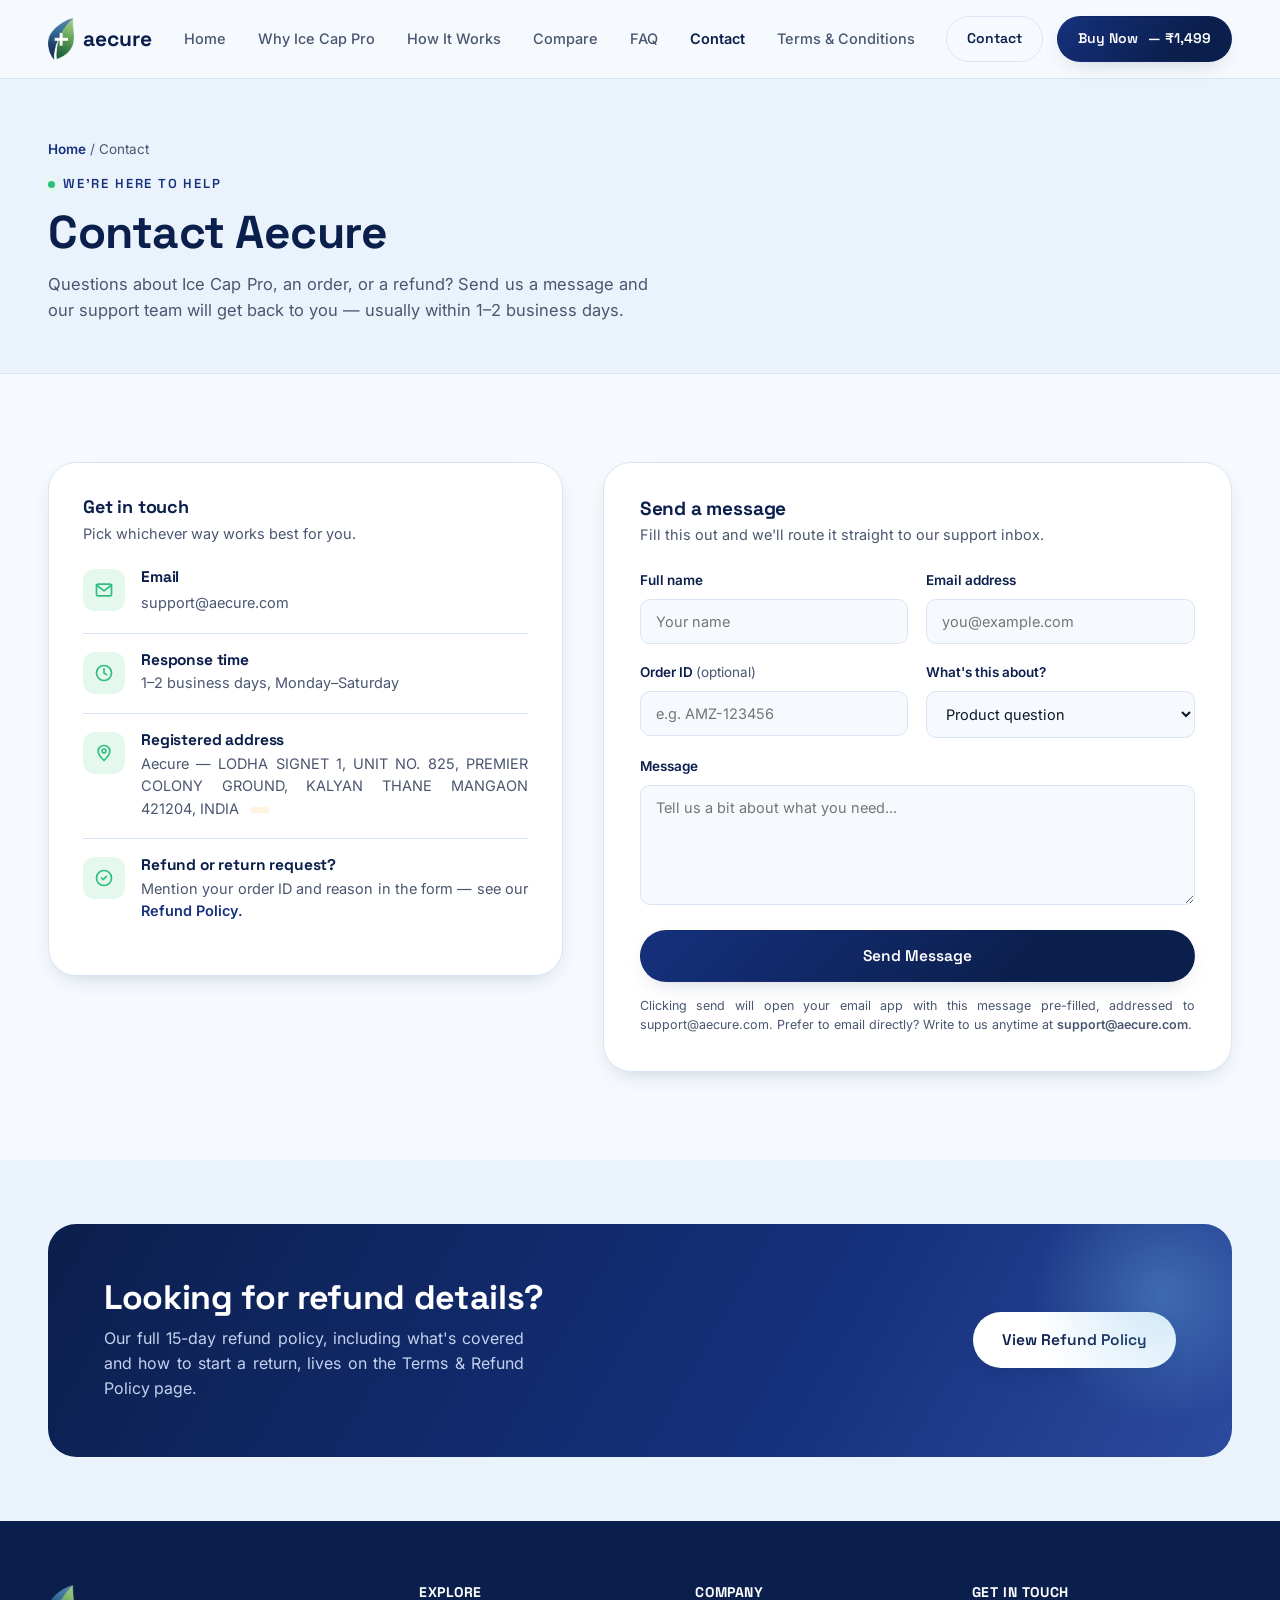
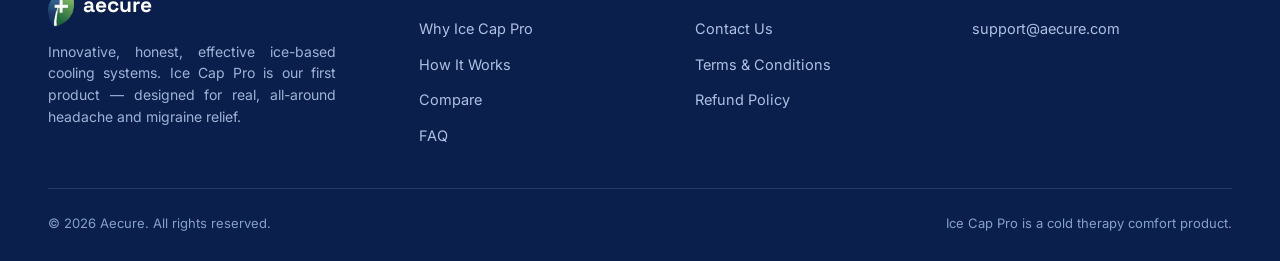
<file: contact.html>
<!doctype html>
<html lang="en">
<head>
<meta charset="UTF-8">
<meta name="viewport" content="width=device-width, initial-scale=1.0">
<title>Contact Us | Aecure — Ice Cap Pro</title>
<meta name="description" content="Get in touch with Aecure for questions about Ice Cap Pro, order support, or refund requests. Email support@aecure.com and we'll get back to you.">
<link rel="canonical" href="https://www.aecure.com/contact.html">
<meta property="og:title" content="Contact Aecure">
<meta property="og:description" content="Questions about Ice Cap Pro, your order, or a refund? Reach the Aecure support team.">
<meta property="og:type" content="website">
<meta property="og:url" content="https://www.aecure.com/contact.html">

<link rel="icon" type="image/png" sizes="32x32" href="images/brand/favicon-32.png">
<link rel="icon" type="image/png" sizes="16x16" href="images/brand/favicon-16.png">
<link rel="apple-touch-icon" sizes="180x180" href="images/brand/apple-touch-icon.png">
<link rel="preconnect" href="https://fonts.googleapis.com">
<link rel="preconnect" href="https://fonts.gstatic.com" crossorigin>
<link href="https://fonts.googleapis.com/css2?family=Space+Grotesk:wght@500;600;700&family=Inter:wght@400;500;600;700&display=swap" rel="stylesheet">
<link rel="stylesheet" href="styles.css">
</head>
<body>

<header class="site-header">
  <nav class="nav">
    <a href="index.html" class="brand">
      <span class="brand-mark">
        <img src="images/brand/aecure-icon.png" alt="" width="18" height="29">
      </span>
      aecure
    </a>
    <ul class="nav-links">
      <li><a href="index.html">Home</a></li>
      <li><a href="index.html#features">Why Ice Cap Pro</a></li>
      <li><a href="index.html#how-it-works">How It Works</a></li>
      <li><a href="index.html#compare">Compare</a></li>
      <li><a href="index.html#faq">FAQ</a></li>
      <li><a href="contact.html" class="active">Contact</a></li>
      <li><a href="terms.html">Terms &amp; Conditions</a></li>
    </ul>
    <div class="nav-cta">
      <a href="contact.html" class="btn btn-ghost btn-sm nav-contact-btn">Contact</a>
      <a href="#" class="btn btn-primary btn-sm buy-now-btn" target="_blank" rel="noopener">Buy Now<span class="cta-price"> — ₹1,499</span></a>
    </div>
    <button class="nav-toggle" aria-label="Toggle menu"><span></span></button>
  </nav>
</header>

<section class="page-hero">
  <div class="container">
    <div class="breadcrumb"><a href="index.html">Home</a> / Contact</div>
    <span class="eyebrow">We're here to help</span>
    <h1>Contact Aecure</h1>
    <p>Questions about Ice Cap Pro, an order, or a refund? Send us a message and our support team will get back to you — usually within 1–2 business days.</p>
  </div>
</section>

<section class="section">
  <div class="container contact-grid">

    <div class="contact-card">
      <h3 style="font-size:18px;margin-bottom:6px;">Get in touch</h3>
      <p style="color:var(--ink-soft);font-size:14.5px;margin-bottom:6px;">Pick whichever way works best for you.</p>

      <div class="contact-method">
        <div class="icon"><svg viewBox="0 0 24 24" fill="none"><path d="M3 6L12 13L21 6" stroke="currentColor" stroke-width="2" stroke-linecap="round" stroke-linejoin="round"/><rect x="3" y="5" width="18" height="14" rx="2" stroke="currentColor" stroke-width="2"/></svg></div>
        <div>
          <h3>Email</h3>
          <a href="mailto:support@aecure.com">support@aecure.com</a>
        </div>
      </div>

      <div class="contact-method">
        <div class="icon"><svg viewBox="0 0 24 24" fill="none"><circle cx="12" cy="12" r="9" stroke="currentColor" stroke-width="2"/><path d="M12 7V12L15 14" stroke="currentColor" stroke-width="2" stroke-linecap="round"/></svg></div>
        <div>
          <h3>Response time</h3>
          <p>1–2 business days, Monday–Saturday</p>
        </div>
      </div>

      <div class="contact-method">
        <div class="icon"><svg viewBox="0 0 24 24" fill="none"><path d="M12 21C12 21 5 14.5 5 9.5C5 5.9 8.1 3 12 3C15.9 3 19 5.9 19 9.5C19 14.5 12 21 12 21Z" stroke="currentColor" stroke-width="2" stroke-linejoin="round"/><circle cx="12" cy="9.5" r="2.3" stroke="currentColor" stroke-width="2"/></svg></div>
        <div>
          <h3>Registered address</h3>
          <p>Aecure — LODHA SIGNET 1, UNIT NO. 825, PREMIER COLONY GROUND, KALYAN THANE MANGAON 421204, INDIA  <span class="placeholder-flag"></span></p>
        </div>
      </div>

      <div class="contact-method">
        <div class="icon"><svg viewBox="0 0 24 24" fill="none"><path d="M9 12L11 14L15 10" stroke="currentColor" stroke-width="2" stroke-linecap="round" stroke-linejoin="round"/><circle cx="12" cy="12" r="9" stroke="currentColor" stroke-width="2"/></svg></div>
        <div>
          <h3>Refund or return request?</h3>
          <p>Mention your order ID and reason in the form — see our <a href="terms.html#refund-policy" style="color:var(--navy-mid);font-weight:600;">Refund Policy.</a> </p>
        </div>
      </div>
    </div>

    <div class="form-card">
      <h3 style="font-size:19px;margin-bottom:4px;">Send a message</h3>
      <p style="color:var(--ink-soft);font-size:14.5px;margin-bottom:24px;">Fill this out and we'll route it straight to our support inbox.</p>

      <form id="contact-form">
        <div class="form-row">
          <div class="field">
            <label for="name">Full name</label>
            <input type="text" id="name" name="name" placeholder="Your name" required>
          </div>
          <div class="field">
            <label for="email">Email address</label>
            <input type="email" id="email" name="email" placeholder="you@example.com" required>
          </div>
        </div>
        <div class="form-row">
          <div class="field">
            <label for="order-id">Order ID <span style="font-weight:400;color:var(--ink-soft);">(optional)</span></label>
            <input type="text" id="order-id" name="order-id" placeholder="e.g. AMZ-123456">
          </div>
          <div class="field">
            <label for="topic">What's this about?</label>
            <select id="topic" name="topic">
              <option>Product question</option>
              <option>Order support</option>
              <option>Refund / return request</option>
              <option>Something else</option>
            </select>
          </div>
        </div>
        <div class="field">
          <label for="message">Message</label>
          <textarea id="message" name="message" placeholder="Tell us a bit about what you need..." required></textarea>
        </div>
        <button type="submit" class="btn btn-primary btn-block">Send Message</button>
        <p class="form-note">Clicking send will open your email app with this message pre-filled, addressed to support@aecure.com. Prefer to email directly? Write to us anytime at <a href="mailto:support@aecure.com" style="font-weight:600;">support@aecure.com</a>.</p>
      </form>
    </div>

  </div>
</section>

<section class="section-tight section-alt">
  <div class="container">
    <div class="cta-banner" style="background:linear-gradient(120deg, var(--navy-deep), var(--navy-mid) 65%, var(--navy-soft));">
      <div>
        <h2>Looking for refund details?</h2>
        <p>Our full 15-day refund policy, including what's covered and how to start a return, lives on the Terms &amp; Refund Policy page.</p>
      </div>
      <a href="terms.html#refund-policy" class="btn btn-primary">View Refund Policy</a>
    </div>
  </div>
</section>

<footer class="site-footer">
  <div class="container">
    <div class="footer-grid">
      <div class="footer-brand">
        <div class="brand">
          <span class="brand-mark">
            <img src="images/brand/aecure-icon.png" alt="" width="18" height="29">
          </span>
          aecure
        </div>
        <p>Innovative, honest, effective ice-based cooling systems. Ice Cap Pro is our first product — designed for real, all-around headache and migraine relief.</p>
      </div>
      <div class="footer-col">
        <h4>Explore</h4>
        <ul>
          <li><a href="index.html#features">Why Ice Cap Pro</a></li>
          <li><a href="index.html#how-it-works">How It Works</a></li>
          <li><a href="index.html#compare">Compare</a></li>
          <li><a href="index.html#faq">FAQ</a></li>
        </ul>
      </div>
      <div class="footer-col">
        <h4>Company</h4>
        <ul>
          <li><a href="contact.html">Contact Us</a></li>
          <li><a href="terms.html">Terms &amp; Conditions</a></li>
          <li><a href="terms.html#refund-policy">Refund Policy</a></li>
        </ul>
      </div>
      <div class="footer-col">
        <h4>Get in touch</h4>
        <ul>
          <li><a href="mailto:support@aecure.com">support@aecure.com</a></li>
         
		 <!-- <li><a href="#">Buy on Amazon</a></li> -->

        </ul>
      </div>
    </div>
    <div class="footer-bottom">
      <span>© 2026 Aecure. All rights reserved.</span>
      <span>Ice Cap Pro is a cold therapy comfort product.</span>
    </div>
  </div>
</footer>

<script src="script.js"></script>
</body>
</html>
</file>
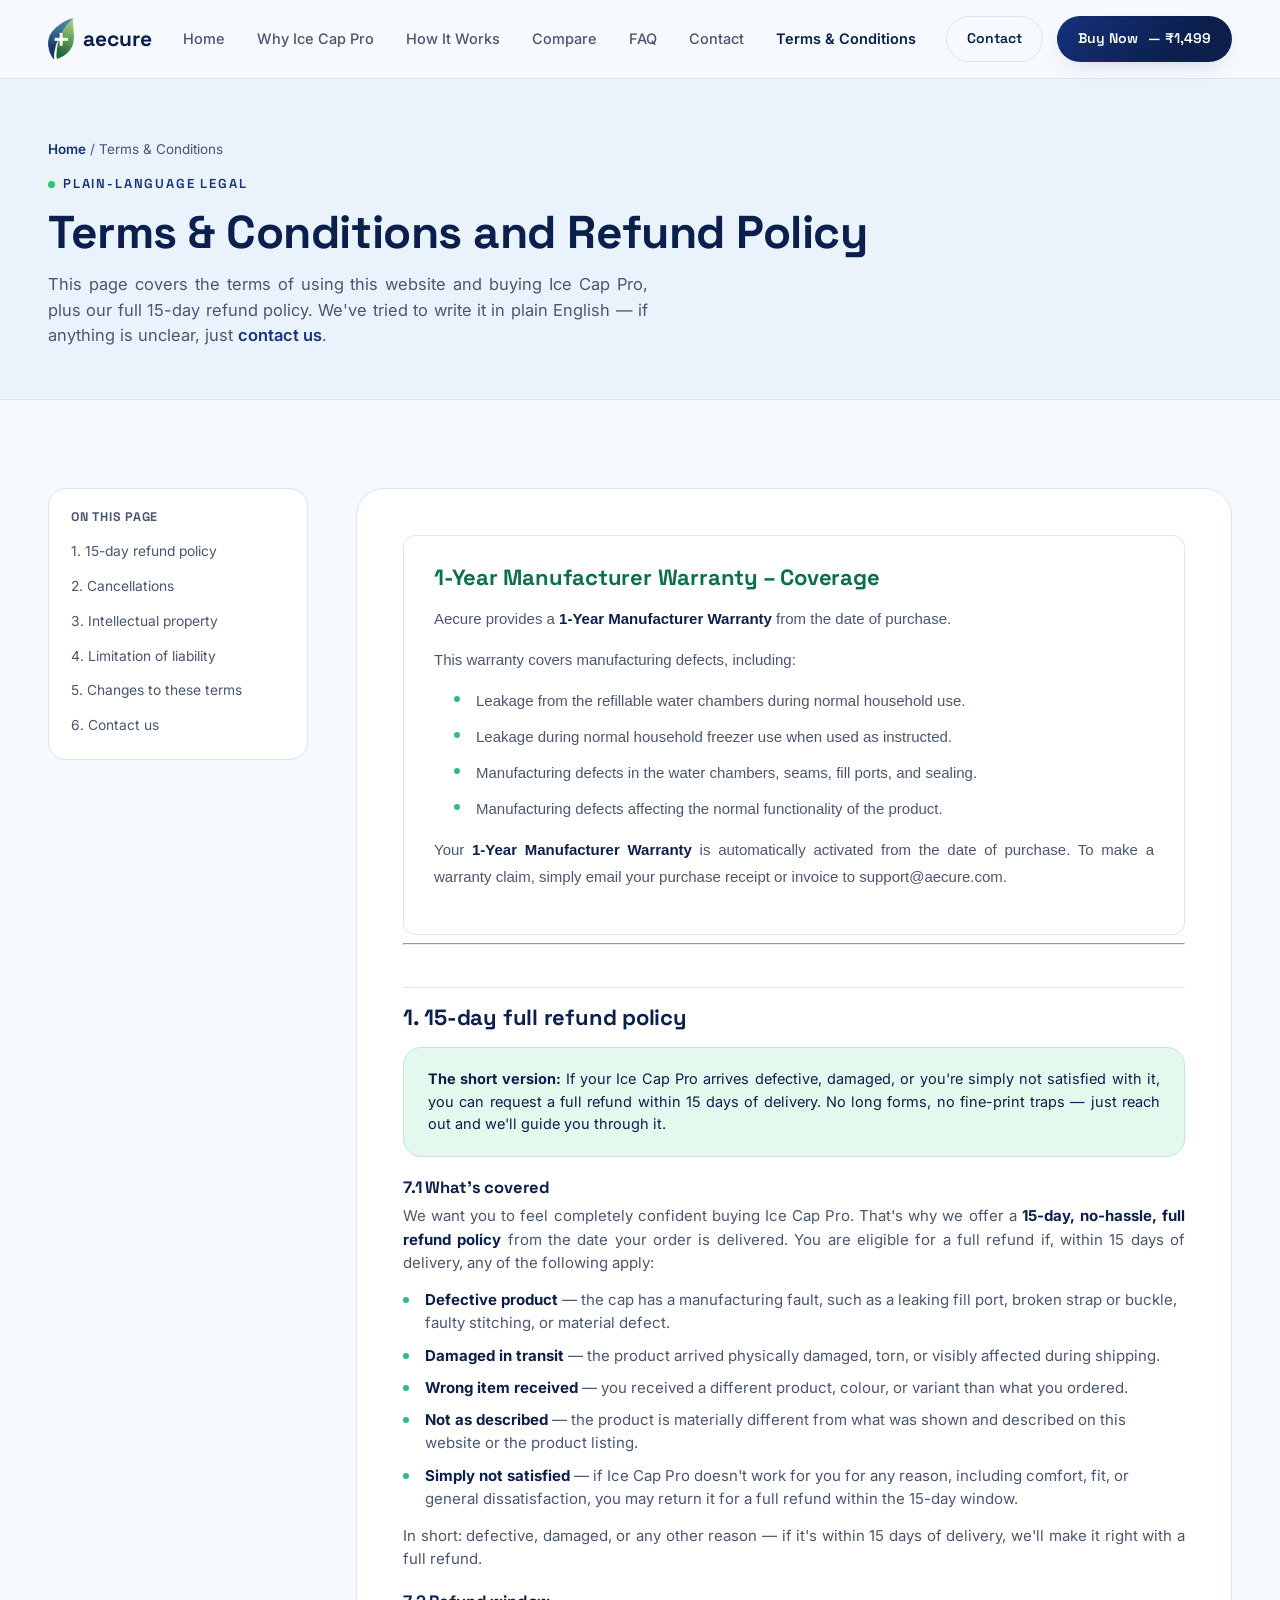
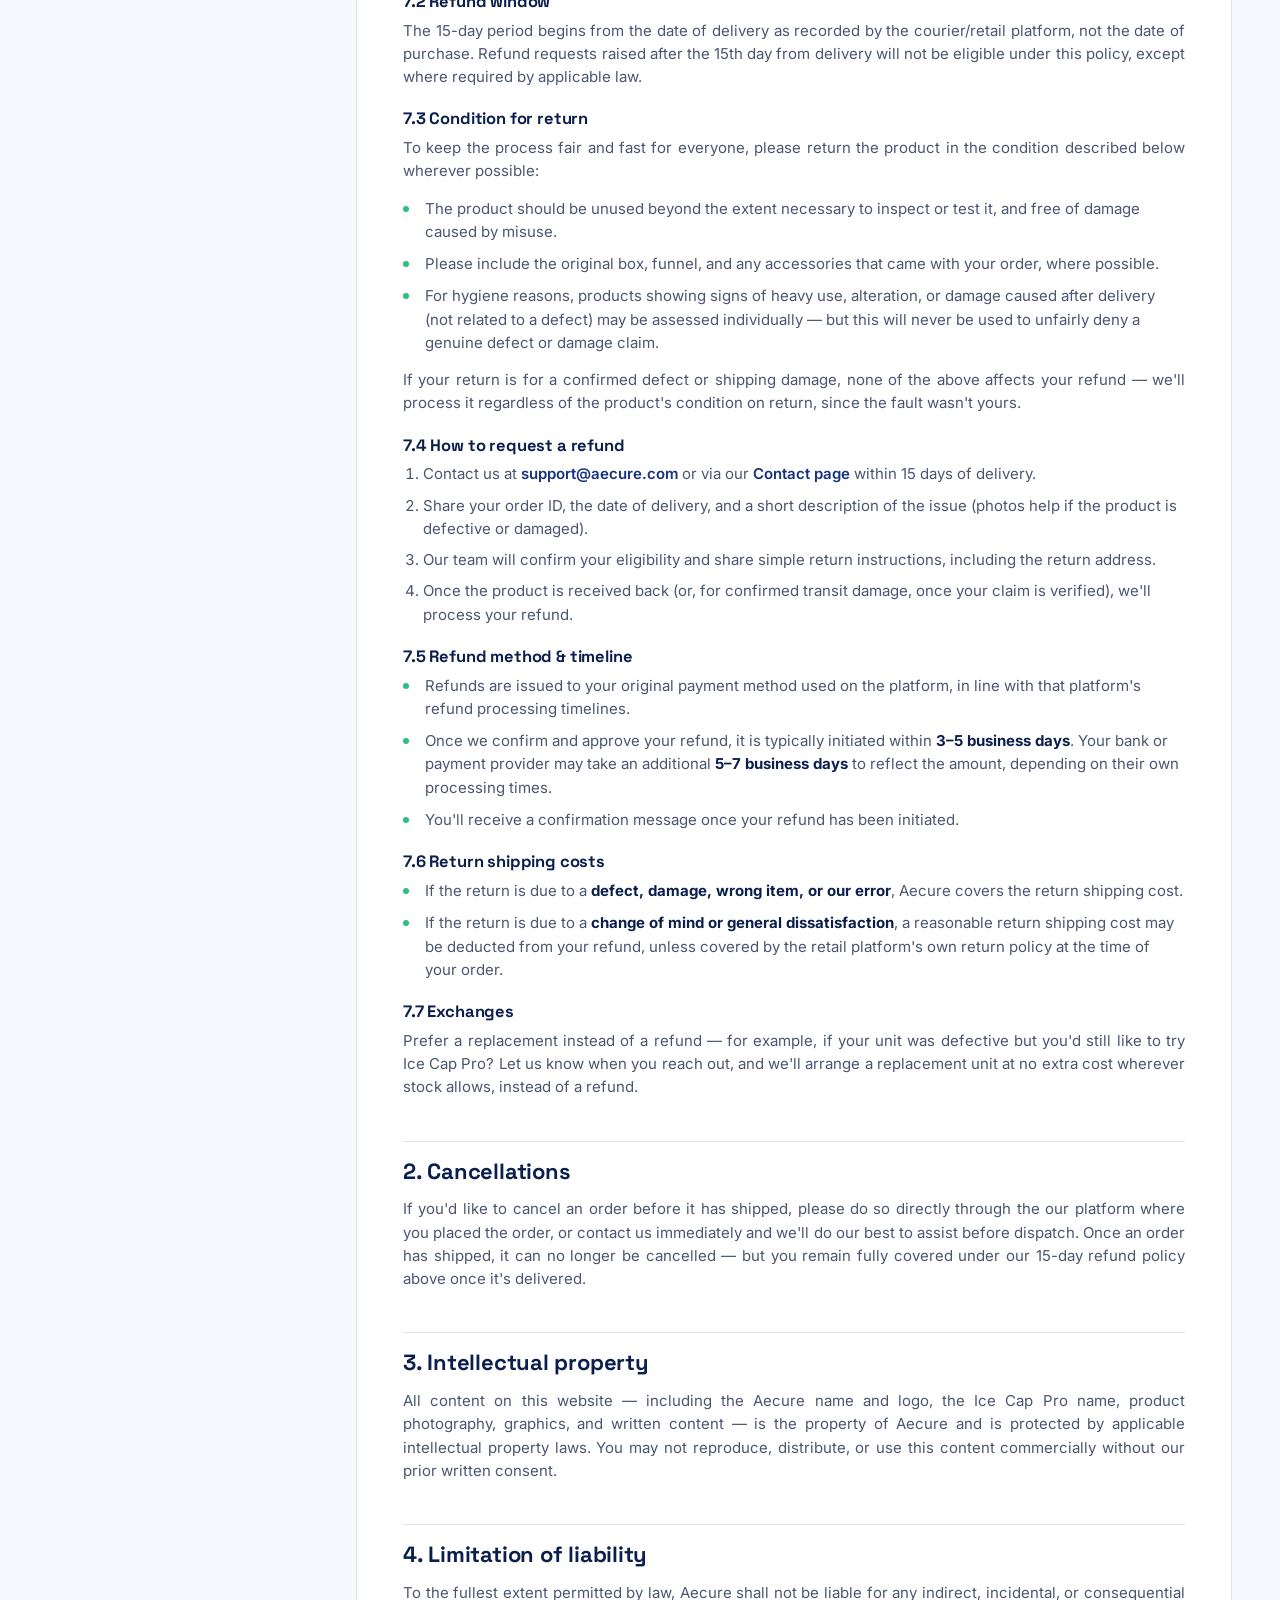
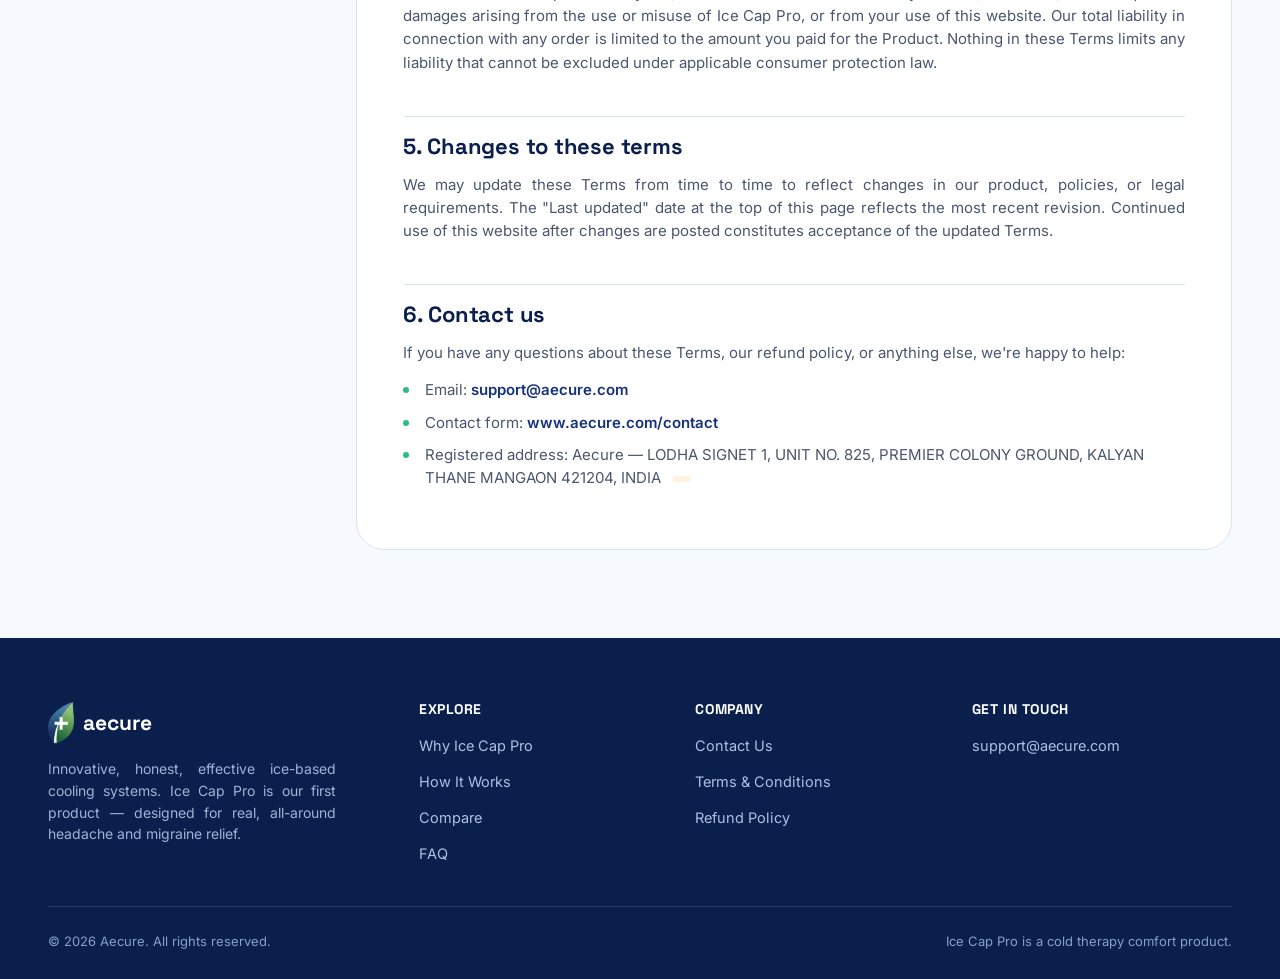
<file: terms.html>
<!doctype html>
<html lang="en">
<head>
<meta charset="UTF-8">
<meta name="viewport" content="width=device-width, initial-scale=1.0">
<title>Terms &amp; Conditions and Refund Policy | Aecure — Ice Cap Pro</title>
<meta name="description" content="Read Aecure's Terms & Conditions, including our 15-day full refund policy for Ice Cap Pro — covering defective products, returns, cancellations, and order terms.">
<link rel="canonical" href="https://www.aecure.com/terms.html">
<meta property="og:title" content="Terms & Conditions and Refund Policy | Aecure">
<meta property="og:description" content="Aecure's Terms & Conditions and 15-day full refund policy for Ice Cap Pro.">
<meta property="og:type" content="website">
<meta property="og:url" content="https://www.aecure.com/terms.html">

<link rel="icon" type="image/png" sizes="32x32" href="images/brand/favicon-32.png">
<link rel="icon" type="image/png" sizes="16x16" href="images/brand/favicon-16.png">
<link rel="apple-touch-icon" sizes="180x180" href="images/brand/apple-touch-icon.png">
<link rel="preconnect" href="https://fonts.googleapis.com">
<link rel="preconnect" href="https://fonts.gstatic.com" crossorigin>
<link href="https://fonts.googleapis.com/css2?family=Space+Grotesk:wght@500;600;700&family=Inter:wght@400;500;600;700&display=swap" rel="stylesheet">
<link rel="stylesheet" href="styles.css">
</head>
<body>

<header class="site-header">
  <nav class="nav">
    <a href="index.html" class="brand">
      <span class="brand-mark">
        <img src="images/brand/aecure-icon.png" alt="" width="18" height="29">
      </span>
      aecure
    </a>
    <ul class="nav-links">
      <li><a href="index.html">Home</a></li>
      <li><a href="index.html#features">Why Ice Cap Pro</a></li>
      <li><a href="index.html#how-it-works">How It Works</a></li>
      <li><a href="index.html#compare">Compare</a></li>
      <li><a href="index.html#faq">FAQ</a></li>
	  
      <li><a href="contact.html">Contact</a></li>
	  
      <li><a href="terms.html" class="active">Terms &amp; Conditions</a></li>
    </ul>
    <div class="nav-cta">
      <a href="contact.html" class="btn btn-ghost btn-sm nav-contact-btn">Contact</a>
      <a href="#" class="btn btn-primary btn-sm buy-now-btn" target="_blank" rel="noopener">Buy Now<span class="cta-price"> — ₹1,499</span></a>
    </div>
    <button class="nav-toggle" aria-label="Toggle menu"><span></span></button>
  </nav>
</header>

<section class="page-hero">
  <div class="container">
    <div class="breadcrumb"><a href="index.html">Home</a> / Terms &amp; Conditions</div>
    <span class="eyebrow">Plain-language legal</span>
    <h1>Terms &amp; Conditions and Refund Policy</h1>
    <p>This page covers the terms of using this website and buying Ice Cap Pro, plus our full 15-day refund policy. We've tried to write it in plain English — if anything is unclear, just <a href="contact.html" style="color:var(--navy-mid);font-weight:600;">contact us</a>.</p>
  </div>
</section>

<section class="section">
  <div class="container">
    <div class="legal-layout">

      <aside class="legal-toc">
        <h4>On this page</h4>
        <ul>
          
		  
		 <!-- <li><a href="#introduction">1. Introduction</a></li> -->
          
		  
		  <!-- <li><a href="#definitions">2. Definitions</a></li> -->
         
		 <!-- <li><a href="#use-of-website">3. Use of this website</a></li> -->
          <!-- <li><a href="#product-pricing">4. Product &amp; pricing</a></li> -->
			<!-- <li><a href="#orders-payment">5. Orders &amp; payment</a></li> -->
          <!-- <li><a href="#shipping">6. Shipping</a></li> -->
          <li><a href="#refund-policy">1. 15-day refund policy</a></li>
          <li><a href="#cancellations">2. Cancellations</a></li>
          <!-- <li><a href="#health-disclaimer">9. Health &amp; safety disclaimer</a></li> -->
          <li><a href="#intellectual-property">3. Intellectual property</a></li>
          <li><a href="#liability">4. Limitation of liability</a></li>
          <!-- <li><a href="#privacy">12. Privacy</a></li> -->
          <!-- <li><a href="#governing-law">13. Governing law</a></li> -->
          <li><a href="#changes">5. Changes to these terms</a></li>
          <li><a href="#contact">6. Contact us</a></li>
        </ul>
      </aside>

      <article class="legal-content">
        <!-- <span class="updated-tag">Last updated: June 2026</span>
 -->
        <!-- <h2 id="introduction">1. Introduction</h2> -->
        <!-- <p>These Terms &amp; Conditions ("Terms") govern your use of this website and your purchase of Ice Cap Pro from Aecure ("Aecure," "we," "us," or "our"). By browsing this website or placing an order for our product, you agree to be bound by these Terms. If you do not agree with any part of these Terms, please do not use this website or purchase our product.</p> -->
        <!-- <p>Aecure currently sells one product, <strong>Ice Cap Pro</strong>, a reusable, water-fillable ice therapy cap. Unless stated otherwise, every reference to "the product" or "our product" on this page refers to Ice Cap Pro.</p> -->

        <!-- <h2 id="definitions">2. Definitions</h2> -->
        <!-- <ul> -->
          <!-- <li><strong>"Product"</strong> means Ice Cap Pro, including the cap, filling funnel, and any accessories included in the box.</li> -->
          <!-- <li><strong>"Order"</strong> means a purchase of the Product placed through our designated retail partner (currently Amazon).</li> -->
          <!-- <li><strong>"You" / "Customer"</strong> means the person who visits this website or purchases the Product.</li> -->
          <!-- <li><strong>"Website"</strong> means this site, operated by Aecure, used to showcase and provide information about Ice Cap Pro.</li> -->
        <!-- </ul> -->

        <!-- <h2 id="use-of-website">3. Use of this website</h2> -->
        <!-- <p>This website is an informational and marketing site for Ice Cap Pro. We do not process payments or fulfil orders directly through this website — all purchases are completed through our listed retail partner (Amazon), and the "Buy Now" button on this site redirects you there.</p> -->
        <!-- <p>By using this website, you agree to:</p> -->
        <!-- <ul> -->
          <!-- <li>Use it only for lawful purposes and in a way that does not infringe the rights of, or restrict the use of, this site by anyone else.</li> -->
          <!-- <li>Not attempt to copy, reproduce, scrape, or republish any content, images, or branding from this site without our written permission.</li> -->
          <!-- <li>Not use this site to transmit any harmful code, spam, or unauthorised advertising.</li> -->
        <!-- </ul> -->
        <!-- <p>We aim to keep all information on this website accurate and up to date, but we do not guarantee that every detail — including product descriptions, images, or specifications — is free of error at all times. If you notice something incorrect, please let us know.</p> -->

        <!-- <h2 id="product-pricing">4. Product &amp; pricing</h2> -->
        <!-- <p>Ice Cap Pro is currently priced at <strong>₹1,499</strong> (MRP, inclusive of applicable taxes unless stated otherwise at checkout). Pricing is set and displayed at the point of purchase on our retail partner's platform and may vary from time to time due to promotions, discounts, or marketplace pricing changes. The price shown on this website is for reference and may not always reflect real-time pricing on the retail platform — please confirm the final price before completing your purchase.</p> -->
        <!-- <p>We make every effort to display product colours, materials, and dimensions accurately through photography and descriptions. Minor variations in colour (due to screen display settings) or in stitching/material texture (due to handmade or batch-level differences) are normal and are not considered defects.</p> -->

        <!-- <h2 id="orders-payment">5. Orders &amp; payment</h2> -->
        <!-- <p>All orders for Ice Cap Pro are placed and paid for through our retail partner's platform (Amazon). That means:</p> -->
        <!-- <ul> -->
          <!-- <li>Order confirmation, payment processing, invoicing, and order tracking are handled by the retail platform under their own terms of service.</li> -->
          <!-- <li>Aecure does not directly collect or store your payment information.</li> -->
          <!-- <li>For order-specific issues like payment failures, delivery tracking, or order cancellation before dispatch, the retail platform's own customer service may be the fastest route — though our team is always happy to help and coordinate on your behalf.</li> -->
        <!-- </ul> -->

        <!-- <h2 id="shipping">6. Shipping</h2> -->
        <!-- <p>Shipping timelines, carriers, and charges are determined by our retail partner at the time of your order and shown at checkout. We package Ice Cap Pro to minimise the risk of damage in transit. If your order arrives visibly damaged, please retain the original packaging and contact us within 48 hours of delivery so we can assist quickly — this also supports any refund request under our 15-day policy below.</p> -->
<section style="max-width:800px;margin:auto;padding:30px;background:#fff;border:1px solid #e5e5e5;border-radius:12px;font-family:Arial,Helvetica,sans-serif;line-height:1.8;color:#333;">
    
    <h2 style="color:#0B6E4F;margin-bottom:15px;">
        1-Year Manufacturer Warranty – Coverage
    </h2>

    <p>
        Aecure provides a <strong>1-Year Manufacturer Warranty</strong> from the date of purchase.
    </p>

    <p>This warranty covers manufacturing defects, including:</p>

    <ul style="padding-left:20px;">
        <li>Leakage from the refillable water chambers during normal household use.</li>
        <li>Leakage during normal household freezer use when used as instructed.</li>
        <li>Manufacturing defects in the water chambers, seams, fill ports, and sealing.</li>
        <li>Manufacturing defects affecting the normal functionality of the product.</li>
    </ul>
<p>
    Your <strong>1-Year Manufacturer Warranty</strong> is automatically activated from the date of purchase.
    To make a warranty claim, simply email your purchase receipt or invoice to
    <a href="mailto:support@aecure.com">support@aecure.com</a>.
</p>
</section>
<hr/>

        <h2 id="refund-policy">1. 15-day full refund policy</h2>

        <div class="callout">
          <p><strong>The short version:</strong> If your Ice Cap Pro arrives defective, damaged, or you're simply not satisfied with it, you can request a full refund within 15 days of delivery. No long forms, no fine-print traps — just reach out and we'll guide you through it.</p>
        </div>

        <h3>7.1 What's covered</h3>
        <p>We want you to feel completely confident buying Ice Cap Pro. That's why we offer a <strong>15-day, no-hassle, full refund policy</strong> from the date your order is delivered. You are eligible for a full refund if, within 15 days of delivery, any of the following apply:</p>
        <ul>
          <li><strong>Defective product</strong> — the cap has a manufacturing fault, such as a leaking fill port, broken strap or buckle, faulty stitching, or material defect.</li>
          <li><strong>Damaged in transit</strong> — the product arrived physically damaged, torn, or visibly affected during shipping.</li>
          <li><strong>Wrong item received</strong> — you received a different product, colour, or variant than what you ordered.</li>
          <li><strong>Not as described</strong> — the product is materially different from what was shown and described on this website or the product listing.</li>
          <li><strong>Simply not satisfied</strong> — if Ice Cap Pro doesn't work for you for any reason, including comfort, fit, or general dissatisfaction, you may return it for a full refund within the 15-day window.</li>
        </ul>
        <p>In short: defective, damaged, or any other reason — if it's within 15 days of delivery, we'll make it right with a full refund.</p>

        <h3>7.2 Refund window</h3>
        <p>The 15-day period begins from the date of delivery as recorded by the courier/retail platform, not the date of purchase. Refund requests raised after the 15th day from delivery will not be eligible under this policy, except where required by applicable law.</p>

        <h3>7.3 Condition for return</h3>
        <p>To keep the process fair and fast for everyone, please return the product in the condition described below wherever possible:</p>
        <ul>
          <li>The product should be unused beyond the extent necessary to inspect or test it, and free of damage caused by misuse.</li>
          <li>Please include the original box, funnel, and any accessories that came with your order, where possible.</li>
          <li>For hygiene reasons, products showing signs of heavy use, alteration, or damage caused after delivery (not related to a defect) may be assessed individually — but this will never be used to unfairly deny a genuine defect or damage claim.</li>
        </ul>
        <p>If your return is for a confirmed defect or shipping damage, none of the above affects your refund — we'll process it regardless of the product's condition on return, since the fault wasn't yours.</p>

        <h3>7.4 How to request a refund</h3>
        <ol style="margin:0 0 14px;padding-left:20px;color:var(--ink-soft);font-size:15px;display:grid;gap:8px;">
          <li>Contact us at <a href="mailto:support@aecure.com" style="color:var(--navy-mid);font-weight:600;">support@aecure.com</a> or via our <a href="contact.html" style="color:var(--navy-mid);font-weight:600;">Contact page</a> within 15 days of delivery.</li>
          <li>Share your order ID, the date of delivery, and a short description of the issue (photos help if the product is defective or damaged).</li>
          <li>Our team will confirm your eligibility and share simple return instructions, including the return address.</li>
          <li>Once the product is received back (or, for confirmed transit damage, once your claim is verified), we'll process your refund.</li>
        </ol>

        <h3>7.5 Refund method &amp; timeline</h3>
        <ul>
          <li>Refunds are issued to your original payment method used on the  platform, in line with that platform's refund processing timelines.</li>
          <li>Once we confirm and approve your refund, it is typically initiated within <strong>3–5 business days</strong>. Your bank or payment provider may take an additional <strong>5–7 business days</strong> to reflect the amount, depending on their own processing times.</li>
          <li>You'll receive a confirmation message once your refund has been initiated.</li>
        </ul>

        <h3>7.6 Return shipping costs</h3>
        <ul>
          <li>If the return is due to a <strong>defect, damage, wrong item, or our error</strong>, Aecure covers the return shipping cost.</li>
          <li>If the return is due to a <strong>change of mind or general dissatisfaction</strong>, a reasonable return shipping cost may be deducted from your refund, unless covered by the retail platform's own return policy at the time of your order.</li>
        </ul>

        <h3>7.7 Exchanges</h3>
        <p>Prefer a replacement instead of a refund — for example, if your unit was defective but you'd still like to try Ice Cap Pro? Let us know when you reach out, and we'll arrange a replacement unit at no extra cost wherever stock allows, instead of a refund.</p>

        <!-- <div class="callout warn"> -->
          <!-- <p><strong>Note:</strong> Because all orders are placed through our retail partner, that platform's own return/refund mechanism may also apply alongside this policy. Where the two differ, we will always honour whichever option is more favourable to you, up to the terms described above.</p> -->
        <!-- </div> -->

        <h2 id="cancellations">2. Cancellations</h2>
        <p>If you'd like to cancel an order before it has shipped, please do so directly through the our platform where you placed the order, or contact us immediately and we'll do our best to assist before dispatch. Once an order has shipped, it can no longer be cancelled — but you remain fully covered under our 15-day refund policy above once it's delivered.</p>

        <!-- <h2 id="health-disclaimer">9. Health &amp; safety disclaimer</h2> -->
        <!-- <div class="callout warn"> -->
          <!-- <p>Ice Cap Pro is a cold-therapy comfort product designed to provide soothing, drug-free relief from everyday headaches, tension, and stress. It is <strong>not a medical device</strong> and is not intended to diagnose, treat, cure, or prevent any disease or medical condition, including chronic migraines or any underlying medical disorder.</p> -->
        <!-- </div> -->
        <!-- <ul> -->
          <!-- <li>If you have a chronic medical condition, are pregnant, or have a history of cold sensitivity, circulation issues, or skin conditions, please consult a doctor before using Ice Cap Pro.</li> -->
          <!-- <li>Discontinue use immediately if you experience excessive discomfort, numbness, skin irritation, or any adverse reaction, and seek medical advice if symptoms persist.</li> -->
          <!-- <li>Do not apply the product for extended periods beyond what is comfortable, and always follow the filling and usage instructions provided with the product.</li> -->
          <!-- <li>Keep away from children unless used under adult supervision.</li> -->
        <!-- </ul> -->

        <h2 id="intellectual-property">3. Intellectual property</h2>
        <p>All content on this website — including the Aecure name and logo, the Ice Cap Pro name, product photography, graphics, and written content — is the property of Aecure and is protected by applicable intellectual property laws. You may not reproduce, distribute, or use this content commercially without our prior written consent.</p>

        <h2 id="liability">4. Limitation of liability</h2>
        <p>To the fullest extent permitted by law, Aecure shall not be liable for any indirect, incidental, or consequential damages arising from the use or misuse of Ice Cap Pro, or from your use of this website. Our total liability in connection with any order is limited to the amount you paid for the Product. Nothing in these Terms limits any liability that cannot be excluded under applicable consumer protection law.</p>

        <!-- <h2 id="privacy">12. Privacy</h2> -->
        <!-- <p>We collect limited personal information — such as your name, email address, and message — only when you voluntarily contact us through this website. We use this information solely to respond to your query, process support or refund requests, and improve our service. We do not sell your personal information to third parties. Order and payment data is handled by our retail partner under their own privacy policy.</p> -->

        <!-- <h2 id="governing-law">13. Governing law</h2> -->
        <!-- <p>These Terms are governed by the laws of India. Any disputes arising from these Terms or your purchase of Ice Cap Pro will be subject to the exclusive jurisdiction of the courts of Maharashtra, India, unless otherwise required by applicable consumer protection law in your jurisdiction.</p> -->

        <h2 id="changes">5. Changes to these terms</h2>
        <p>We may update these Terms from time to time to reflect changes in our product, policies, or legal requirements. The "Last updated" date at the top of this page reflects the most recent revision. Continued use of this website after changes are posted constitutes acceptance of the updated Terms.</p>

        <h2 id="contact">6. Contact us</h2>
        <p>If you have any questions about these Terms, our refund policy, or anything else, we're happy to help:</p>
        <ul>
          <li>Email: <a href="mailto:support@aecure.com" style="color:var(--navy-mid);font-weight:600;">support@aecure.com</a></li>
          <li>Contact form: <a href="contact.html" style="color:var(--navy-mid);font-weight:600;">www.aecure.com/contact</a></li>
          <li>Registered address: Aecure — LODHA SIGNET 1, UNIT NO. 825, PREMIER COLONY GROUND, KALYAN THANE MANGAON 421204, INDIA <span class="placeholder-flag"></span></li>
        </ul>
      </article>

    </div>
  </div>
</section>

<footer class="site-footer">
  <div class="container">
    <div class="footer-grid">
      <div class="footer-brand">
        <div class="brand">
          <span class="brand-mark">
            <img src="images/brand/aecure-icon.png" alt="" width="18" height="29">
          </span>
          aecure
        </div>
        <p>Innovative, honest, effective ice-based cooling systems. Ice Cap Pro is our first product — designed for real, all-around headache and migraine relief.</p>
      </div>
      <div class="footer-col">
        <h4>Explore</h4>
        <ul>
          <li><a href="index.html#features">Why Ice Cap Pro</a></li>
          <li><a href="index.html#how-it-works">How It Works</a></li>
          <li><a href="index.html#compare">Compare</a></li>
          <li><a href="index.html#faq">FAQ</a></li>
        </ul>
      </div>
      <div class="footer-col">
        <h4>Company</h4>
        <ul>
          <li><a href="contact.html">Contact Us</a></li>
          <li><a href="terms.html">Terms &amp; Conditions</a></li>
          <li><a href="terms.html#refund-policy">Refund Policy</a></li>
        </ul>
      </div>
      <div class="footer-col">
        <h4>Get in touch</h4>
        <ul>
          <li><a href="mailto:support@aecure.com">support@aecure.com</a></li>
         
		 <!-- <li><a href="#">Buy on Amazon</a></li> -->

        </ul>
      </div>
    </div>
    <div class="footer-bottom">
      <span>© 2026 Aecure. All rights reserved.</span>
      <span>Ice Cap Pro is a cold therapy comfort product.</span>
    </div>
  </div>
</footer>

<script src="script.js"></script>
</body>
</html>
</file>
<file: styles.css>
/* ============================================
   AECURE — ICE CAP PRO
   Design tokens
   ============================================ */
:root{
  --navy-deep:   #0B1F4D;
  --navy-mid:    #16317E;
  --navy-soft:   #2C4A9E;
  --ice-pale:    #EAF3FC;
  --ice-white:   #F6FAFE;
  --frost-blue:  #6FB8E8;
  --mint:        #2FBE7F;
  --mint-soft:   #E4F8EE;
  --ink:         #0E1626;
  --ink-soft:    #4A5670;
  --line:        #D9E5F2;
  --white:       #FFFFFF;

  --display: "Space Grotesk", "Segoe UI", sans-serif;
  --body: "Inter", "Segoe UI", sans-serif;

  --radius-sm: 10px;
  --radius-md: 18px;
  --radius-lg: 28px;

  --shadow-soft: 0 20px 60px -25px rgba(11,31,77,0.35);
  --shadow-tight: 0 8px 24px -12px rgba(11,31,77,0.28);

  --max-w: 1240px;
}

*,*::before,*::after{ box-sizing:border-box; }
html{ scroll-behavior:smooth; }
html, body{ overflow-x:hidden; max-width:100%; }
body.nav-open{ overflow-y:hidden; }
body.scroll-locked{ overflow-y:hidden; }
body{
  margin:0;
  font-family:var(--body);
  color:var(--ink);
  background:var(--ice-white);
  -webkit-font-smoothing:antialiased;
  line-height:1.55;
}
img{ max-width:100%; display:block; }
a{ color:inherit; text-decoration:none; }
ul{ margin:0; padding:0; list-style:none; }
h1,h2,h3,h4{ font-family:var(--display); color:var(--navy-deep); margin:0; line-height:1.08; letter-spacing:-0.01em; }
p{ margin:0; }
button{ font-family:inherit; cursor:pointer; }
section{ position:relative; }

.container{
  max-width:var(--max-w);
  margin:0 auto;
  padding:0 28px;
  width:100%;
}
@media (max-width:560px){ .container{ padding:0 20px; } }
@media (max-width:380px){ .container{ padding:0 16px; } }

:focus-visible{
  outline:3px solid var(--mint);
  outline-offset:3px;
}

@media (prefers-reduced-motion: reduce){
  *{ animation-duration:0.001ms !important; animation-iteration-count:1 !important; transition-duration:0.001ms !important; scroll-behavior:auto !important; }
}

/* ---------- Eyebrow / labels ---------- */
.eyebrow{
  display:inline-flex;
  align-items:center;
  gap:8px;
  font-family:var(--display);
  font-size:13px;
  font-weight:600;
  letter-spacing:0.14em;
  text-transform:uppercase;
  color:var(--navy-mid);
}
.eyebrow::before{
  content:"";
  width:7px; height:7px;
  border-radius:50%;
  background:var(--mint);
  box-shadow:0 0 0 4px var(--mint-soft);
}

/* ---------- Buttons ---------- */
.btn{
  display:inline-flex;
  align-items:center;
  justify-content:center;
  gap:10px;
  font-family:var(--display);
  font-weight:600;
  font-size:15.5px;
  padding:15px 28px;
  border-radius:999px;
  border:1px solid transparent;
  white-space:nowrap;
  transition:transform .18s ease, box-shadow .18s ease, background .18s ease;
}
.btn-primary{
  background:linear-gradient(135deg, var(--navy-mid), var(--navy-deep) 70%);
  color:var(--white);
  box-shadow:var(--shadow-tight);
}
.btn-primary:hover{ transform:translateY(-2px); box-shadow:0 14px 30px -10px rgba(11,31,77,0.45); }
.btn-ghost{
  background:transparent;
  color:var(--navy-deep);
  border-color:var(--line);
}
.btn-ghost:hover{ background:var(--ice-pale); }
.btn-block{ width:100%; }
.btn-sm{ padding:11px 20px; font-size:14px; }

/* ============================================
   HEADER
   ============================================ */
.site-header{
  position:sticky; top:0; z-index:100;
  background:rgba(246,250,254,0.86);
  backdrop-filter:blur(14px);
  -webkit-backdrop-filter:blur(14px);
  border-bottom:1px solid var(--line);
}
.nav{
  display:flex;
  align-items:center;
  justify-content:space-between;
  padding:16px 28px;
  max-width:var(--max-w);
  margin:0 auto;
  gap:12px;
}
@media (max-width:560px){
  .nav{ padding:14px 18px; }
  .brand{ font-size:18px; }
  .brand-mark{ height:25px; }
  .nav-cta .btn-primary{ padding:10px 16px; font-size:13.5px; }
}
@media (max-width:400px){
  .cta-price{ display:none; }
}
.brand{
  display:flex; align-items:center; gap:9px;
  font-family:var(--display);
  font-weight:700;
  font-size:21px;
  color:var(--navy-deep);
}
.brand-mark{
  display:flex; align-items:center; justify-content:center;
  height:42px;
}
.brand-mark img{ height:100%; width:auto; display:block; }

.nav-links{
  display:flex;
  align-items:center;
  gap:32px;
}
.nav-links a{
  font-size:14.5px;
  font-weight:500;
  color:var(--ink-soft);
  transition:color .15s ease;
  position:relative;
}
.nav-links a:hover{ color:var(--navy-deep); }
.nav-links a.active{ color:var(--navy-deep); font-weight:600; }

.nav-cta{ display:flex; align-items:center; gap:14px; }

.nav-toggle{
  display:none;
  background:none; border:none;
  width:40px; height:40px;
  border-radius:10px;
  align-items:center; justify-content:center;
}
.nav-toggle span,.nav-toggle span::before,.nav-toggle span::after{
  content:"";
  display:block;
  width:20px; height:2px;
  background:var(--navy-deep);
  position:relative;
  transition:transform .2s ease, opacity .2s ease;
}
.nav-toggle span::before{ position:absolute; top:-6px; }
.nav-toggle span::after{ position:absolute; top:6px; }

@media (max-width:880px){
  .nav-links{
    position:fixed; inset:64px 0 0 0;
    background:var(--ice-white);
    flex-direction:column;
    align-items:flex-start;
    padding:24px 28px;
    gap:6px;
    transform:translateY(-12px);
    opacity:0;
    pointer-events:none;
    transition:opacity .2s ease, transform .2s ease;
    border-top:1px solid var(--line);
    overflow-y:auto;
  }
  .nav-links a{ padding:13px 4px; width:100%; border-bottom:1px solid var(--line); font-size:16px; }
  body.nav-open .nav-links{ opacity:1; transform:translateY(0); pointer-events:auto; }
  .nav-toggle{ display:flex; }
  .nav-cta .btn-ghost{ display:none; }
  /* backdrop-filter on .site-header creates a containing block for
     position:fixed descendants, which broke the full-height mobile
     menu (it was sizing itself to the header instead of the viewport).
     Disable it while the menu is open so .nav-links sizes correctly. */
  body.nav-open .site-header{ backdrop-filter:none; -webkit-backdrop-filter:none; }
}
@media (max-width:560px){
  .nav-links{ inset:54px 0 0 0; padding:18px 20px; }
}

/* ============================================
   HERO
   ============================================ */
.hero{
  padding:64px 0 40px;
  overflow:clip;
}
.hero-grid{
  display:grid;
  grid-template-columns:1.05fr 0.95fr;
  gap:48px;
  align-items:center;
}
.hero-copy h1{
  font-size:clamp(34px, 4.6vw, 58px);
  margin:18px 0 20px;
}
.hero-copy h1 em{
  font-style:normal;
  background:linear-gradient(100deg, var(--navy-mid), var(--mint) 110%);
  -webkit-background-clip:text;
  background-clip:text;
  color:transparent;
}
.hero-copy p.lede{
  font-size:18px;
  color:var(--ink-soft);
  max-width:46ch;
  margin-bottom:30px;
}
.hero-actions{
  display:flex;
  align-items:center;
  gap:18px;
  flex-wrap:wrap;
  margin-bottom:36px;
}
.price-tag{
  font-family:var(--display);
  font-weight:700;
  color:var(--navy-deep);
  font-size:17px;
}
.price-tag span{
  display:block;
  font-family:var(--body);
  font-weight:500;
  font-size:12.5px;
  color:var(--ink-soft);
}
.trust-strip{
  display:flex;
  flex-wrap:wrap;
  gap:22px;
}
.trust-item{
  display:flex; align-items:center; gap:9px;
  font-size:13.5px;
  font-weight:600;
  color:var(--navy-mid);
}
.trust-item svg{ width:18px; height:18px; flex:none; color:var(--mint); }

.hero-visual{
  position:relative;
  display:flex;
  align-items:center;
  justify-content:center;
}
.ring-orbit{
  position:absolute;
  inset:0;
  display:flex; align-items:center; justify-content:center;
  z-index:0;
}
.ring-orbit svg{ width:118%; height:118%; max-width:560px; animation:spin 38s linear infinite; }
@keyframes spin{ to{ transform:rotate(360deg); } }
.hero-photo-wrap{
  position:relative;
  z-index:1;
  width:min(100%, 380px);
  border-radius:32px;
  overflow:hidden;
  background:var(--white);
  box-shadow:var(--shadow-soft);
  border:1px solid var(--line);
}
.hero-photo-wrap img{ width:100%; }
.hero-badge{
  position:absolute;
  z-index:2;
  background:var(--white);
  border:1px solid var(--line);
  border-radius:16px;
  padding:12px 16px;
  box-shadow:var(--shadow-tight);
  font-size:13px;
  font-weight:600;
  color:var(--navy-deep);
  display:flex; align-items:center; gap:9px;
}
.hero-badge svg{ width:18px; height:18px; color:var(--mint); }
.hero-badge.b1{ top:6%; left:-6%; }
.hero-badge.b2{ bottom:8%; right:-8%; }

@media (max-width:980px){
  .hero-grid{ grid-template-columns:1fr; }
  .hero-visual{ order:-1; padding-top:10px; }
  .hero-badge.b1{ left:2%; top:-3%; }
  .hero-badge.b2{ right:2%; bottom:0%; }
}
@media (max-width:480px){
  .hero{ padding:40px 0 28px; }
  .hero-badge{ padding:9px 12px; font-size:11.5px; gap:6px; }
  .hero-badge svg{ width:15px; height:15px; }
  .hero-badge.b1{ left:0; top:-2%; }
  .hero-badge.b2{ right:0; bottom:2%; }
  .hero-actions{ gap:14px; }
  .trust-strip{ gap:14px 18px; }
  .trust-item{ font-size:12.5px; }
}

/* ============================================
   SECTION SHELL
   ============================================ */
.section{ padding:88px 0; }
.section-tight{ padding:64px 0; }
@media (max-width:768px){
  .section{ padding:56px 0; }
  .section-tight{ padding:44px 0; }
}
@media (max-width:480px){
  .section{ padding:44px 0; }
  .section-tight{ padding:36px 0; }
}
.section-alt{ background:var(--ice-pale); }
.section-navy{ background:var(--navy-deep); color:var(--white); }
.section-navy h2, .section-navy h3{ color:var(--white); }
.section-head{
  max-width:640px;
  margin-bottom:48px;
}
.section-head h2{
  font-size:clamp(28px,3.4vw,42px);
  margin-top:14px;
}
.section-head p{
  color:var(--ink-soft);
  font-size:16.5px;
  margin-top:14px;
}
.section-navy .section-head p{ color:#C3D2EE; }
.section-head.center{ margin-left:auto; margin-right:auto; text-align:center; }

/* ============================================
   ZONE DIAGRAM (signature interactive element)
   ============================================ */
.zone-block{
  display:grid;
  grid-template-columns:0.95fr 1.05fr;
  gap:56px;
  align-items:center;
}
.zone-diagram{
  position:relative;
  aspect-ratio:1/1;
  max-width:440px;
  margin:0 auto;
  display:flex;
  align-items:center;
  justify-content:center;
}
.zone-diagram svg{ width:100%; height:100%; }
.zone-node{
  cursor:pointer;
  transition:transform .2s ease;
  transform-origin:center;
}
.zone-node:hover{ transform:scale(1.08); }
.zone-node circle.dot{ transition:fill .2s ease, r .2s ease; }
.zone-node text{
  font-family:var(--display);
  font-weight:700;
  font-size:11.5px;
  fill:var(--navy-deep);
  text-transform:uppercase;
  letter-spacing:0.05em;
}
.zone-node.active circle.dot{ fill:var(--mint); r:9; }
.zone-node.active text{ fill:var(--mint); }
.zone-center-label{
  font-family:var(--display);
  font-weight:700;
  font-size:13px;
  fill:var(--navy-deep);
}

.zone-tabs{
  display:flex;
  flex-wrap:wrap;
  gap:10px;
  margin-bottom:24px;
}
.zone-tab{
  border:1px solid var(--line);
  background:var(--white);
  border-radius:999px;
  padding:10px 18px;
  font-family:var(--display);
  font-weight:600;
  font-size:13.5px;
  color:var(--navy-mid);
  transition:all .15s ease;
}
.zone-tab.active{
  background:var(--navy-deep);
  border-color:var(--navy-deep);
  color:var(--white);
}
.zone-detail{
  background:var(--white);
  border:1px solid var(--line);
  border-radius:var(--radius-md);
  padding:30px 32px;
  min-height:148px;
  box-shadow:var(--shadow-tight);
}
.zone-detail h3{ font-size:21px; margin-bottom:10px; }
.zone-detail p{ color:var(--ink-soft); font-size:15.5px; }

@media (max-width:900px){
  .zone-block{ grid-template-columns:1fr; gap:36px; }
}
@media (max-width:480px){
  .zone-diagram{ max-width:300px; }
  .zone-detail{ padding:22px 22px; }
  .zone-tabs{ gap:8px; }
  .zone-tab{ padding:9px 14px; font-size:12.5px; }
}

/* ============================================
   RESPONSIVE IMAGE UTILITIES
   ============================================ */

/* Content that's redundant on mobile because an HTML equivalent
   (e.g. the step cards) already covers it responsively */
@media (max-width:640px){
  .hide-on-mobile{ display:none; }
}
.feature-grid{
  display:grid;
  grid-template-columns:repeat(3,1fr);
  gap:22px;
}
.feature-card{
  background:var(--white);
  border:1px solid var(--line);
  border-radius:var(--radius-md);
  padding:28px 26px;
  transition:transform .18s ease, box-shadow .18s ease;
}
.feature-card:hover{ transform:translateY(-4px); box-shadow:var(--shadow-tight); }
.feature-icon{
  width:46px; height:46px;
  border-radius:13px;
  background:var(--mint-soft);
  display:flex; align-items:center; justify-content:center;
  margin-bottom:18px;
}
.feature-icon svg{ width:23px; height:23px; color:var(--mint); }
.feature-card h3{ font-size:17.5px; margin-bottom:9px; }
.feature-card p{ font-size:14.5px; color:var(--ink-soft); }

@media (max-width:880px){ .feature-grid{ grid-template-columns:1fr 1fr; } }
@media (max-width:560px){ .feature-grid{ grid-template-columns:1fr; } }

/* ============================================
   STEPS (How to use)
   ============================================ */
.steps-row{
  display:grid;
  grid-template-columns:repeat(5,1fr);
  gap:18px;
  counter-reset:step;
}
.step-card{
  position:relative;
  background:var(--white);
  border:1px solid var(--line);
  border-radius:var(--radius-md);
  padding:26px 18px 22px;
  text-align:center;
}
.step-num{
  width:34px; height:34px;
  border-radius:50%;
  background:var(--navy-deep);
  color:var(--white);
  font-family:var(--display);
  font-weight:700;
  font-size:14.5px;
  display:flex; align-items:center; justify-content:center;
  margin:0 auto 14px;
}
.step-card h3{ font-size:15.5px; margin-bottom:8px; }
.step-card p{ font-size:13.3px; color:var(--ink-soft); }

@media (max-width:920px){ .steps-row{ grid-template-columns:repeat(3,1fr); } }
@media (max-width:620px){ .steps-row{ grid-template-columns:1fr 1fr; gap:14px; } }
@media (max-width:380px){ .steps-row{ grid-template-columns:1fr; } }

/* ============================================
   IMAGE PANELS / GALLERY
   ============================================ */
.panel{
  border-radius:var(--radius-lg);
  overflow:hidden;
  border:1px solid var(--line);
  background:var(--white);
}
.panel img{ width:100%; }

/* Zoomable panels: a .panel that's also a real <button>, reset to look
   identical to a plain panel but tappable to open a full-resolution
   lightbox view — the professional alternative to forcing a fixed
   stretch width or a fiddly horizontal scroll on dense images. */
button.zoomable{
  display:block;
  width:100%;
  padding:0;
  margin:0;
  font:inherit;
  text-align:left;
  cursor:zoom-in;
  position:relative;
  transition:box-shadow .18s ease;
}
button.zoomable:hover{ box-shadow:var(--shadow-tight); }
.zoom-badge{
  position:absolute;
  right:14px; bottom:14px;
  display:flex; align-items:center; gap:6px;
  background:rgba(11,31,77,0.82);
  color:var(--white);
  font-family:var(--display);
  font-weight:600;
  font-size:12.5px;
  padding:8px 13px;
  border-radius:999px;
  backdrop-filter:blur(4px);
}
.zoom-badge svg{ width:14px; height:14px; flex:none; }
@media (max-width:480px){
  .zoom-badge{ font-size:11.5px; padding:7px 11px; right:10px; bottom:10px; }
  .zoom-badge svg{ width:13px; height:13px; }
}

/* Lightbox: full-resolution view, opened by tapping a .zoomable panel */
.lightbox{
  position:fixed;
  inset:0;
  z-index:300;
  background:rgba(8,16,34,0.92);
  display:flex;
  align-items:center;
  justify-content:center;
  padding:24px;
  opacity:0;
  pointer-events:none;
  transition:opacity .2s ease;
}
.lightbox.open{ opacity:1; pointer-events:auto; }
.lightbox img{
  max-width:100%;
  max-height:90vh;
  border-radius:14px;
  box-shadow:0 30px 80px -20px rgba(0,0,0,0.6);
}
.lightbox-close{
  position:absolute;
  top:20px; right:20px;
  width:44px; height:44px;
  border-radius:50%;
  background:rgba(255,255,255,0.12);
  border:1px solid rgba(255,255,255,0.3);
  display:flex; align-items:center; justify-content:center;
}
.lightbox-close svg{ width:20px; height:20px; color:var(--white); }
.lightbox-close:hover{ background:rgba(255,255,255,0.22); }
.lightbox-hint{
  position:absolute;
  bottom:18px; left:0; right:0;
  text-align:center;
  font-size:12.5px;
  color:rgba(255,255,255,0.65);
}
@media (max-width:480px){
  .lightbox{ padding:14px; }
  .lightbox-close{ width:38px; height:38px; top:12px; right:12px; }
}
.gallery-grid{
  display:grid;
  grid-template-columns:1.1fr 1fr;
  gap:24px;
  align-items:center;
}
.gallery-grid .copy ul{ margin-top:20px; display:grid; gap:14px; }
.gallery-grid .copy li{
  display:flex; gap:12px; align-items:flex-start;
  font-size:15px; color:var(--ink-soft);
}
.gallery-grid .copy li svg{ width:19px; height:19px; flex:none; margin-top:2px; color:var(--mint); }

@media (max-width:900px){ .gallery-grid{ grid-template-columns:1fr; } }

/* Horizontal checklist strip used under full-width photo sections */
.trust-strip-row{
  display:flex;
  flex-wrap:wrap;
  justify-content:center;
  gap:14px 32px;
  margin-top:28px;
}
.trust-strip-row li{
  display:flex; align-items:center; gap:9px;
  font-size:14.5px; font-weight:600;
  color:var(--navy-mid);
}
.trust-strip-row li svg{ width:19px; height:19px; flex:none; color:var(--mint); }
@media (max-width:640px){
  .trust-strip-row{ flex-direction:column; align-items:flex-start; gap:12px; margin-top:22px; }
}

/* ============================================
   COMPARISON
   ============================================ */
.compare-table-wrap{
  overflow-x:auto;
  border-radius:var(--radius-md);
  border:1px solid var(--line);
  background:var(--white);
}
table.compare{
  width:100%;
  border-collapse:collapse;
  min-width:560px;
}
table.compare th, table.compare td{
  padding:16px 22px;
  text-align:left;
  font-size:14.5px;
  border-bottom:1px solid var(--line);
}
table.compare thead th{
  font-family:var(--display);
  font-size:13px;
  letter-spacing:0.04em;
  text-transform:uppercase;
}
table.compare thead th:first-child{ background:transparent; }
table.compare thead th.col-pro{ background:var(--navy-deep); color:var(--white); }
table.compare thead th.col-gel{ background:var(--ice-pale); color:var(--navy-deep); }
table.compare td.col-pro{ background:var(--mint-soft); font-weight:600; color:var(--navy-deep); }
table.compare td.row-label{ font-weight:600; color:var(--navy-deep); width:30%; }
table.compare tr:last-child td{ border-bottom:none; }
.tick{ color:var(--mint); font-weight:800; margin-right:8px; }
.cross{ color:#C24545; font-weight:800; margin-right:8px; }

/* ============================================
   FAQ
   ============================================ */
.faq-list{ display:grid; gap:14px; max-width:780px; margin:0 auto; }
.faq-item{
  background:var(--white);
  border:1px solid var(--line);
  border-radius:var(--radius-md);
  overflow:hidden;
}
.faq-q{
  width:100%;
  display:flex; align-items:center; justify-content:space-between;
  gap:16px;
  padding:20px 24px;
  background:none; border:none;
  text-align:left;
  font-family:var(--display);
  font-weight:600;
  font-size:16px;
  color:var(--navy-deep);
}
.faq-q .plus{
  flex:none;
  width:26px; height:26px;
  border-radius:50%;
  border:1px solid var(--line);
  display:flex; align-items:center; justify-content:center;
  position:relative;
}
.faq-q .plus::before,.faq-q .plus::after{
  content:""; position:absolute; background:var(--navy-deep);
}
.faq-q .plus::before{ width:10px; height:2px; }
.faq-q .plus::after{ width:2px; height:10px; transition:transform .2s ease; }
.faq-item.open .faq-q .plus::after{ transform:rotate(90deg); opacity:0; }
.faq-a{
  max-height:0;
  overflow:hidden;
  transition:max-height .25s ease;
}
.faq-a-inner{ padding:0 24px 22px; color:var(--ink-soft); font-size:15px; max-width:64ch; }
.faq-item.open .faq-a{ max-height:400px; }

/* ============================================
   CTA BANNER
   ============================================ */
.cta-banner{
  border-radius:var(--radius-lg);
  background:linear-gradient(120deg, var(--navy-deep), var(--navy-mid) 65%, var(--navy-soft));
  padding:56px;
  display:flex;
  align-items:center;
  justify-content:space-between;
  gap:32px;
  color:var(--white);
  position:relative;
  overflow:hidden;
}
.cta-banner::after{
  content:"";
  position:absolute;
  right:-60px; top:-60px;
  width:260px; height:260px;
  border-radius:50%;
  background:radial-gradient(circle, rgba(111,184,232,0.35), transparent 70%);
  pointer-events:none;
}
.cta-banner h2{ color:var(--white); font-size:clamp(24px,3vw,34px); margin-bottom:10px; }
.cta-banner p{ color:#C3D2EE; max-width:42ch; }
.cta-banner .btn-primary{ background:var(--white); color:var(--navy-deep); }
.cta-banner .btn-primary:hover{ box-shadow:0 14px 30px -10px rgba(0,0,0,0.3); }

@media (max-width:780px){ .cta-banner{ flex-direction:column; text-align:center; padding:40px 28px; } }

/* ============================================
   FOOTER
   ============================================ */
.site-footer{
  background:var(--navy-deep);
  color:#AEC0E2;
  padding:64px 0 28px;
}
.footer-grid{
  display:grid;
  grid-template-columns:1.4fr 1fr 1fr 1.1fr;
  gap:40px;
  padding-bottom:40px;
  border-bottom:1px solid rgba(255,255,255,0.12);
}
.footer-brand .brand{ color:var(--white); margin-bottom:14px; }
.footer-brand p{ font-size:14px; max-width:32ch; color:#9FB3D6; }
.footer-col h4{
  font-family:var(--display);
  color:var(--white);
  font-size:14px;
  letter-spacing:0.04em;
  text-transform:uppercase;
  margin-bottom:16px;
}
.footer-col ul{ display:grid; gap:11px; }
.footer-col a{ font-size:14.5px; color:#AEC0E2; transition:color .15s ease; }
.footer-col a:hover{ color:var(--white); }
.footer-bottom{
  padding-top:24px;
  display:flex;
  justify-content:space-between;
  flex-wrap:wrap;
  gap:12px;
  font-size:13px;
  color:#85A0CC;
}
@media (max-width:880px){ .footer-grid{ grid-template-columns:1fr 1fr; } }
@media (max-width:560px){ .footer-grid{ grid-template-columns:1fr; } }

/* ============================================
   GENERIC PAGE HERO (contact / terms)
   ============================================ */
.page-hero{
  padding:60px 0 50px;
  background:var(--ice-pale);
  border-bottom:1px solid var(--line);
}
.page-hero h1{ font-size:clamp(30px,4vw,46px); margin-top:14px; }
.page-hero p{ color:var(--ink-soft); margin-top:14px; max-width:60ch; font-size:16.5px; }
.breadcrumb{ font-size:13.5px; color:var(--ink-soft); margin-bottom:10px; }
.breadcrumb a{ color:var(--navy-mid); font-weight:600; }
@media (max-width:480px){
  .page-hero{ padding:40px 0 32px; }
  .page-hero p{ font-size:15px; }
}

/* ---------- Contact page ---------- */
.contact-grid{
  display:grid;
  grid-template-columns:0.9fr 1.1fr;
  gap:40px;
  align-items:start;
}
.contact-card{
  background:var(--white);
  border:1px solid var(--line);
  border-radius:var(--radius-lg);
  padding:34px;
  box-shadow:var(--shadow-tight);
}
.contact-method{
  display:flex; gap:16px; align-items:flex-start;
  padding:18px 0;
  border-bottom:1px solid var(--line);
}
.contact-method:last-child{ border-bottom:none; }
.contact-method .icon{
  width:42px; height:42px; border-radius:12px;
  background:var(--mint-soft);
  display:flex; align-items:center; justify-content:center;
  flex:none;
}
.contact-method .icon svg{ width:20px; height:20px; color:var(--mint); }
.contact-method h3{ font-size:15.5px; margin-bottom:4px; }
.contact-method p, .contact-method a{ font-size:14.5px; color:var(--ink-soft); }
.contact-method a:hover{ color:var(--navy-deep); }

.form-card{
  background:var(--white);
  border:1px solid var(--line);
  border-radius:var(--radius-lg);
  padding:36px;
  box-shadow:var(--shadow-tight);
}
.form-row{ display:grid; grid-template-columns:1fr 1fr; gap:18px; }
.field{ margin-bottom:18px; }
.field label{
  display:block; font-size:13.5px; font-weight:600;
  color:var(--navy-deep); margin-bottom:8px;
}
.field input, .field select, .field textarea{
  width:100%;
  border:1px solid var(--line);
  border-radius:var(--radius-sm);
  padding:13px 15px;
  font-family:var(--body);
  font-size:14.5px;
  background:var(--ice-white);
  color:var(--ink);
  transition:border-color .15s ease, background .15s ease;
}
.field input:focus, .field select:focus, .field textarea:focus{
  outline:none;
  border-color:var(--navy-mid);
  background:var(--white);
}
.field textarea{ resize:vertical; min-height:120px; }
.form-note{ font-size:12.5px; color:var(--ink-soft); margin-top:14px; }
@media (max-width:900px){ .contact-grid{ grid-template-columns:1fr; } }
@media (max-width:560px){ .form-row{ grid-template-columns:1fr; } }

/* ---------- Legal / Terms page ---------- */
.legal-layout{
  display:grid;
  grid-template-columns:260px 1fr;
  gap:48px;
  align-items:start;
}
.legal-toc{
  position:sticky;
  top:100px;
  background:var(--white);
  border:1px solid var(--line);
  border-radius:var(--radius-md);
  padding:22px;
}
.legal-toc h4{
  font-family:var(--display);
  font-size:12.5px;
  letter-spacing:0.06em;
  text-transform:uppercase;
  color:var(--ink-soft);
  margin-bottom:14px;
}
.legal-toc ul{ display:grid; gap:10px; }
.legal-toc a{ font-size:13.8px; color:var(--ink-soft); }
.legal-toc a:hover, .legal-toc a.active{ color:var(--navy-deep); font-weight:600; }

.legal-content{
  background:var(--white);
  border:1px solid var(--line);
  border-radius:var(--radius-lg);
  padding:46px;
}
.legal-content h2{
  font-size:22px;
  margin-top:42px;
  margin-bottom:14px;
  padding-top:18px;
  border-top:1px solid var(--line);
}
.legal-content h2:first-child{ margin-top:0; padding-top:0; border-top:none; }
.legal-content h3{ font-size:16.5px; margin-top:22px; margin-bottom:8px; }
.legal-content p{ font-size:15px; color:var(--ink-soft); margin-bottom:14px; }
.legal-content ul{ margin:0 0 14px; padding-left:0; display:grid; gap:9px; }
.legal-content ul li{
  font-size:15px; color:var(--ink-soft);
  padding-left:22px; position:relative;
}
.legal-content ul li::before{
  content:"";
  position:absolute; left:0; top:9px;
  width:6px; height:6px; border-radius:50%;
  background:var(--mint);
}
.legal-content strong{ color:var(--navy-deep); }
.callout{
  background:var(--mint-soft);
  border:1px solid #BFE9D4;
  border-radius:var(--radius-md);
  padding:20px 24px;
  margin:18px 0 22px;
}
.callout p{ color:var(--navy-deep); margin:0; font-size:14.5px; }
.callout.warn{ background:#FDF2E9; border-color:#F4D9BC; }
.callout.warn p{ color:#8A4A12; }
.updated-tag{
  display:inline-block;
  font-size:12.5px;
  color:var(--ink-soft);
  background:var(--ice-pale);
  padding:6px 14px;
  border-radius:999px;
  margin-bottom:18px;
}
@media (max-width:920px){
  .legal-layout{ grid-template-columns:1fr; }
  .legal-toc{ position:static; }
  .legal-content{ padding:28px; }
}
@media (max-width:480px){
  .legal-content{ padding:20px 18px; }
  .legal-content h2{ font-size:19px; margin-top:32px; }
  .legal-toc{ padding:16px; }
  .contact-card, .form-card{ padding:22px 20px; }
  .cta-banner{ padding:30px 20px; }
  .feature-card{ padding:22px 20px; }
}

/* utility */
.text-center{ text-align:center; }
.mt-40{ margin-top:40px; }
.placeholder-flag{
  display:inline-flex; align-items:center; gap:6px;
  font-size:11.5px; font-weight:700;
  color:#A8650F; background:#FFF3E0;
  padding:3px 9px; border-radius:6px;
  margin-left:8px; vertical-align:middle;
  text-transform:uppercase; letter-spacing:0.03em;
}

/* ============================================
   TOAST — contact form success message
   ============================================ */
.toast{
  position:fixed;
  left:50%;
  bottom:28px;
  transform:translateX(-50%) translateY(20px);
  z-index:300;
  display:flex;
  align-items:flex-start;
  gap:12px;
  max-width:420px;
  width:calc(100% - 32px);
  background:var(--white);
  border:1px solid var(--line);
  border-left:4px solid var(--mint);
  border-radius:var(--radius-md);
  box-shadow:var(--shadow-soft);
  padding:16px 18px;
  opacity:0;
  pointer-events:none;
  transition:opacity .28s ease, transform .28s ease;
}
.toast.show{
  opacity:1;
  transform:translateX(-50%) translateY(0);
  pointer-events:auto;
}
.toast-icon{
  flex:none;
  width:30px; height:30px;
  border-radius:50%;
  background:var(--mint-soft);
  color:var(--mint);
  display:flex; align-items:center; justify-content:center;
}
.toast-icon svg{ width:16px; height:16px; }
.toast-body h4{
  font-family:var(--display);
  font-size:14.5px;
  color:var(--navy-deep);
  margin:0 0 2px;
  font-weight:600;
}
.toast-body p{
  font-size:13.5px;
  color:var(--ink-soft);
  margin:0;
  line-height:1.45;
}
.toast-close{
  flex:none;
  background:none; border:none;
  color:var(--ink-soft);
  width:22px; height:22px;
  display:flex; align-items:center; justify-content:center;
  border-radius:50%;
  margin-left:auto;
  transition:background .15s ease;
}
.toast-close:hover{ background:var(--ice-pale); }
.toast-close svg{ width:14px; height:14px; }
@media (max-width:480px){
  .toast{ bottom:16px; padding:14px 16px; }
}

/* ============================================
   MODAL — out of stock notice
   ============================================ */
.modal-overlay{
  position:fixed;
  inset:0;
  z-index:400;
  background:rgba(11,31,77,0.45);
  backdrop-filter:blur(3px);
  -webkit-backdrop-filter:blur(3px);
  display:flex;
  align-items:center;
  justify-content:center;
  padding:20px;
  opacity:0;
  pointer-events:none;
  transition:opacity .22s ease;
}
.modal-overlay.open{
  opacity:1;
  pointer-events:auto;
}
.modal-card{
  position:relative;
  background:var(--white);
  border-radius:var(--radius-lg);
  box-shadow:var(--shadow-soft);
  max-width:420px;
  width:100%;
  padding:36px 32px 30px;
  text-align:center;
  transform:translateY(14px) scale(0.97);
  transition:transform .26s cubic-bezier(.2,.8,.2,1);
}
.modal-overlay.open .modal-card{
  transform:translateY(0) scale(1);
}
.modal-close{
  position:absolute;
  top:16px; right:16px;
  width:32px; height:32px;
  border-radius:50%;
  border:none;
  background:var(--ice-pale);
  color:var(--navy-deep);
  display:flex; align-items:center; justify-content:center;
  transition:background .15s ease;
}
.modal-close:hover{ background:var(--line); }
.modal-close svg{ width:16px; height:16px; }
.modal-icon{
  width:58px; height:58px;
  margin:0 auto 18px;
  border-radius:50%;
  background:var(--ice-pale);
  color:var(--navy-mid);
  display:flex; align-items:center; justify-content:center;
}
.modal-icon svg{ width:28px; height:28px; }
.modal-card h3{
  font-size:21px;
  margin-bottom:10px;
}
.modal-card p{
  font-size:14.5px;
  color:var(--ink-soft);
  line-height:1.6;
  margin-bottom:6px;
}
.modal-card .modal-sub{
  font-size:13.5px;
  color:var(--ink-soft);
  margin-bottom:24px;
}
.modal-actions{
  display:flex;
  flex-direction:column;
  gap:10px;
}
@media (max-width:480px){
  .modal-card{ padding:30px 22px 24px; }
}

/* ============================================
   MOBILE RESPONSIVE — COMPREHENSIVE FIX
   All issues addressed for screens ≤ 480px
   ============================================ */

/* --- Global text justify for body paragraphs --- */
p, .lede, .faq-a-inner, .legal-content p,
.contact-method p, .contact-method a,
.feature-card p, .step-card p, .zone-detail p,
.gallery-grid .copy li, .footer-brand p,
.page-hero p, .section-head p, .form-note,
.cta-banner p, .callout p {
  text-align: justify;
  -webkit-hyphens: auto;
  hyphens: auto;
}

@media (max-width: 480px) {

  /* --- HERO: image height cap so text is visible above fold --- */
  .hero-photo-wrap {
    max-height: 300px;
    overflow: hidden;
    border-radius: 20px;
  }
  .hero-photo-wrap img {
    width: 100%;
    height: 300px;
    object-fit: cover;
    object-position: top center;
  }
  .ring-orbit svg { display: none; }

  /* badges stay inside the card */
  .hero-badge.b1 { left: 6px; top: 8px; }
  .hero-badge.b2 { right: 6px; bottom: 8px; }

  /* --- HERO COPY: remove ch constraint on mobile --- */
  .hero-copy p.lede {
    max-width: 100%;
    font-size: 16px;
  }

  /* hero actions: stack nicely */
  .hero-actions {
    flex-direction: column;
    align-items: flex-start;
    gap: 12px;
  }
  .hero-actions .btn { width: 100%; text-align: center; justify-content: center; }
  .price-tag { font-size: 15px; }

  /* --- BADGE / EYEBROW --- */
  .eyebrow, .section-head .eyebrow {
    white-space: normal;
    word-break: break-word;
  }

  /* --- SECTION HEADINGS --- */
  .section-head { margin-bottom: 32px; }
  .section-head p { max-width: 100%; font-size: 15px; }
  .page-hero p { max-width: 100%; }

  /* --- FEATURE CARDS: ensure full width --- */
  .feature-grid { grid-template-columns: 1fr; gap: 16px; }
  .feature-card { padding: 20px 18px; }
  .feature-card p { font-size: 14px; }

  /* --- STEPS: 1 column on small phones --- */
  .steps-row { grid-template-columns: 1fr; gap: 12px; }

  /* --- GALLERY: image full width, copy below --- */
  .gallery-grid { grid-template-columns: 1fr; gap: 20px; }
  .gallery-grid .copy ul { gap: 12px; }
  .gallery-grid .copy li { font-size: 14px; }

  /* --- ZONE DIAGRAM --- */
  .zone-block { gap: 24px; }
  .zone-diagram { max-width: 280px; }
  .zone-detail { padding: 18px 16px; }
  .zone-detail h3 { font-size: 18px; }

  /* --- COMPARE TABLE: readable horizontal scroll --- */
  .compare-table-wrap { -webkit-overflow-scrolling: touch; }
  table.compare th, table.compare td { padding: 13px 14px; font-size: 13.5px; }

  /* --- FAQ --- */
  .faq-q { padding: 16px 18px; font-size: 14.5px; }
  .faq-a-inner { padding: 0 18px 18px; font-size: 14px; max-width: 100%; }

  /* --- CTA BANNER --- */
  .cta-banner { padding: 28px 20px; border-radius: 16px; }
  .cta-banner h2 { font-size: 22px; }
  .cta-banner p { max-width: 100%; font-size: 14px; }
  .cta-banner .btn { width: 100%; }

  /* --- FOOTER --- */
  .footer-grid { grid-template-columns: 1fr; gap: 28px; padding-bottom: 28px; }
  .footer-bottom { flex-direction: column; gap: 6px; font-size: 12px; text-align: center; }
  .footer-brand p { max-width: 100%; }
  .site-footer { padding: 44px 0 22px; }

  /* --- CONTACT PAGE --- */
  .contact-grid { grid-template-columns: 1fr; gap: 20px; }
  .contact-card { padding: 20px 18px; }
  .contact-method { padding: 14px 0; gap: 12px; }
  .contact-method .icon { width: 36px; height: 36px; }
  .contact-method h3 { font-size: 14.5px; }
  .contact-method p, .contact-method a { font-size: 13.5px; }

  .form-card { padding: 20px 18px; }
  .form-row { grid-template-columns: 1fr; gap: 0; }
  .field input, .field select, .field textarea { font-size: 16px; /* prevents iOS zoom */ }
  .form-note { font-size: 12px; }

  /* --- TERMS/LEGAL PAGE --- */
  .legal-layout { grid-template-columns: 1fr; gap: 20px; }
  .legal-toc { padding: 16px 18px; }
  .legal-content { padding: 20px 16px; }
  .legal-content h2 { font-size: 18px; margin-top: 28px; }
  .legal-content h3 { font-size: 15px; }
  .legal-content p, .legal-content ul li { font-size: 14px; }
  .callout { padding: 16px 18px; }

  /* --- PAGE HERO (contact / terms) --- */
  .page-hero { padding: 32px 0 24px; }
  .page-hero h1 { font-size: 26px; }

  /* --- NAV: ensure logo visible and balanced --- */
  .brand { font-size: 17px; gap: 7px; }
  .brand-mark { height: 26px; }
  .nav { padding: 12px 16px; gap: 8px; }
  .nav-cta .btn-primary { padding: 9px 14px; font-size: 13px; white-space: nowrap; }

  /* --- TRUST STRIP --- */
  .trust-strip { gap: 12px 16px; }
  .trust-item { font-size: 12px; }

  /* --- SECTION PADDING --- */
  .section { padding: 40px 0; }
  .section-tight { padding: 30px 0; }
}

/* Slightly wider phones (481–640px): 2-col steps, 1-col features */
@media (min-width: 481px) and (max-width: 640px) {
  .hero-photo-wrap { max-height: 360px; overflow: hidden; }
  .hero-photo-wrap img { height: 360px; object-fit: cover; object-position: top; }
  .steps-row { grid-template-columns: 1fr 1fr; gap: 14px; }
  .feature-grid { grid-template-columns: 1fr; }
  .cta-banner .btn { width: 100%; }
  .footer-grid { grid-template-columns: 1fr; gap: 24px; }
}

/* ============================================
   NAV MOBILE: Buy Now button always right of hamburger
   ============================================ */
/* On mobile the nav has: [logo] [spacer] [Buy Now] [☰]
   We keep nav-cta visible but hide the ghost "Contact" link.
   Order: brand → flex-grow spacer → nav-cta → toggle */
@media (max-width: 880px) {
  .nav { flex-wrap: nowrap; }
  .nav-contact-btn { display: none; }    /* hide ghost contact btn on mobile */
  .nav-cta { order: 2; flex-shrink: 0; margin-left: auto; }
  .nav-toggle { order: 3; flex-shrink: 0; margin-left: 10px; }
  /* Buy Now sits between brand and hamburger */
  .nav-cta .buy-now-btn {
    padding: 9px 14px;
    font-size: 13px;
    white-space: nowrap;
  }
}
@media (max-width: 400px) {
  .cta-price { display: none; }
  .nav-cta .buy-now-btn { padding: 8px 11px; font-size: 12px; }
}

/* ============================================
   SHOW-ON-MOBILE / HIDE-ON-MOBILE utilities
   ============================================ */
.show-on-mobile { display: none; }
@media (max-width: 640px) {
  .hide-on-mobile { display: none !important; }
  .show-on-mobile { display: block; }
}

/* ============================================
   IMAGE SLIDER (mobile step-by-step + port views)
   ============================================ */
.img-slider {
  position: relative;
  overflow: hidden;
  border-radius: var(--radius-lg);
  background: var(--white);
  border: 1px solid var(--line);
  user-select: none;
  touch-action: pan-y;
}
.img-slider-track {
  display: flex;
  transition: transform 0.38s cubic-bezier(0.25, 0.8, 0.25, 1);
  will-change: transform;
}
.img-slider-slide {
  flex: 0 0 100%;
  min-width: 0;
}
.img-slider-slide img {
  width: 100%;
  display: block;
  border-radius: 0;
}
.img-slider-nav {
  display: flex;
  align-items: center;
  justify-content: center;
  gap: 16px;
  padding: 14px 12px 16px;
  background: var(--ice-pale);
  border-top: 1px solid var(--line);
}
.slider-prev,
.slider-next {
  background: var(--white);
  border: 1px solid var(--line);
  border-radius: 50%;
  width: 36px; height: 36px;
  display: flex; align-items: center; justify-content: center;
  font-size: 16px;
  color: var(--navy-deep);
  cursor: pointer;
  flex-shrink: 0;
  transition: background .15s, box-shadow .15s;
}
.slider-prev:hover, .slider-next:hover {
  background: var(--navy-deep);
  color: var(--white);
}
.slider-prev:disabled, .slider-next:disabled {
  opacity: 0.35;
  pointer-events: none;
}
.slider-dots {
  display: flex;
  gap: 8px;
  align-items: center;
}
.slider-dot {
  width: 8px; height: 8px;
  border-radius: 50%;
  background: var(--line);
  border: none;
  cursor: pointer;
  transition: background .2s, transform .2s;
  padding: 0;
}
.slider-dot.active {
  background: var(--navy-deep);
  transform: scale(1.3);
}

/* ============================================
   HERO PHOTO — show face fully on mobile
   ============================================ */
@media (max-width: 480px) {
  .hero-photo-wrap {
    max-height: 380px;
  }
  .hero-photo-wrap img {
    height: 380px;
    object-fit: cover;
    /* center vertically so the face is fully visible */
    object-position: center 15%;
  }
}
@media (min-width: 481px) and (max-width: 640px) {
  .hero-photo-wrap img {
    object-position: center 12%;
  }
}

/* ============================================
   BOX / TRUST photo — 50% shorter on mobile
   ============================================ */
@media (max-width: 640px) {
  .box-img-wrap {
    max-height: 240px;
    overflow: hidden;
    border-radius: var(--radius-lg);
  }
  .box-img-wrap img {
    width: 100%;
    height: 240px;
    object-fit: cover;
    object-position: center 20%;
  }
}
</file>
